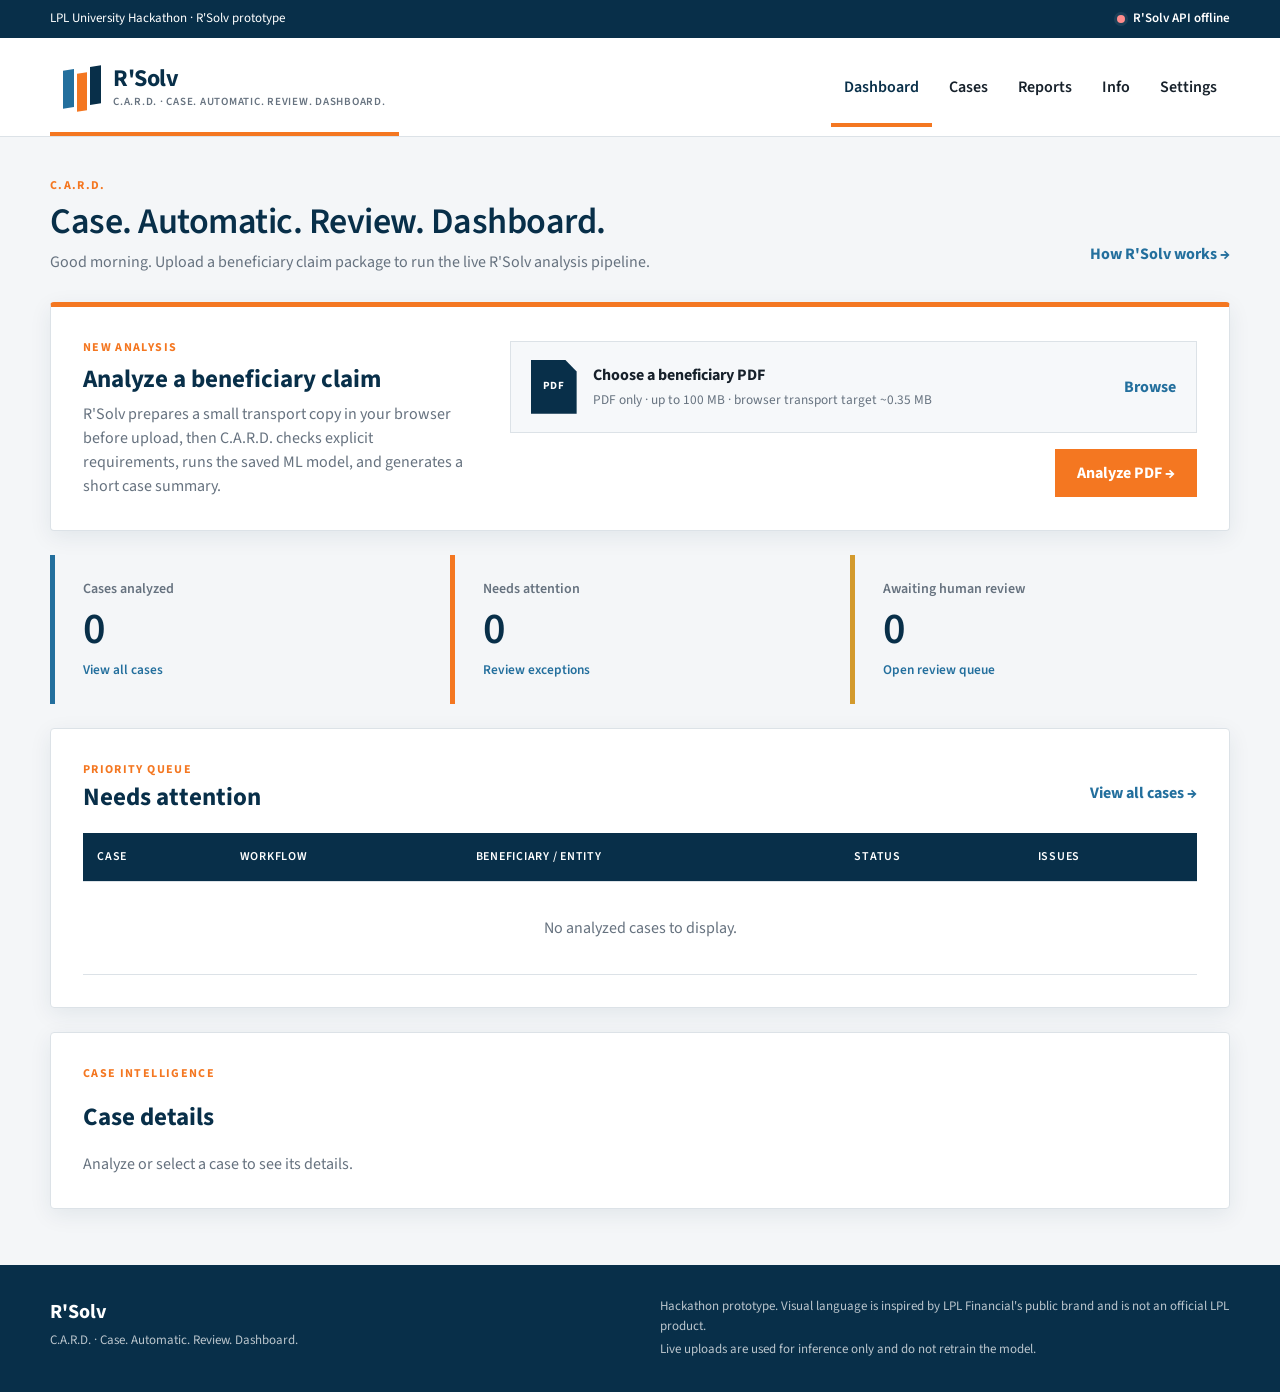
<file: frontend/index.html>
<!DOCTYPE html>
<html lang="en" data-mode="light">
<head>
  <meta charset="UTF-8">
  <meta name="viewport" content="width=device-width, initial-scale=1, viewport-fit=cover">
  <meta http-equiv="Cache-Control" content="no-cache, no-store, must-revalidate">
  <meta http-equiv="Pragma" content="no-cache">
  <meta http-equiv="Expires" content="0">
  <meta http-equiv="Cache-Control" content="no-cache, no-store, must-revalidate">
  <meta http-equiv="Pragma" content="no-cache">
  <meta http-equiv="Expires" content="0">
  <title>R'Solv | C.A.R.D.</title>
  <link rel="preconnect" href="https://fonts.googleapis.com">
  <link rel="preconnect" href="https://fonts.gstatic.com" crossorigin>
  <link href="https://fonts.googleapis.com/css2?family=Source+Sans+3:wght@400;500;600;700&display=swap" rel="stylesheet">
  <link rel="stylesheet" href="styles.css?v=5">
</head>
<body>
<header>
  <div class="utility-bar">
    <div class="shell utility-inner">
      <span>LPL University Hackathon · R'Solv prototype</span>
      <span id="connection" class="connection">Checking R'Solv API…</span>
    </div>
  </div>

  <nav class="nav" aria-label="Primary">
    <div class="shell nav-inner">
      <button class="brand-button" type="button" data-nav="dashboard" aria-label="R'Solv dashboard">
        <span class="brand-mark" aria-hidden="true"><i></i><i></i><i></i></span>
        <span class="brand-copy">
          <strong>R'Solv</strong>
          <small>C.A.R.D. · Case. Automatic. Review. Dashboard.</small>
        </span>
      </button>

      <ul>
        <li><button type="button" data-nav="dashboard">Dashboard</button></li>
        <li><button type="button" data-nav="cases">Cases</button></li>
        <li><button type="button" data-nav="reports">Reports</button></li>
        <li><button type="button" data-nav="info">Info</button></li>
        <li><button type="button" data-nav="settings">Settings</button></li>
      </ul>
    </div>
  </nav>
</header>

<main class="shell main-stack">
  <div class="view page-stack" data-view="dashboard">
    <section class="page-intro">
      <div class="intro-copy">
        <div class="section-kicker">C.A.R.D.</div>
        <h1>Case. Automatic. Review. Dashboard.</h1>
        <p class="muted" id="sub">Upload a beneficiary claim package to run the live R'Solv analysis pipeline.</p>
      </div>
      <button class="text-link" type="button" data-nav="info">How R'Solv works →</button>
    </section>

    <section class="upload-card" aria-labelledby="upload-heading">
      <div class="upload-copy">
        <div class="section-kicker">New analysis</div>
        <h2 id="upload-heading">Analyze a beneficiary claim</h2>
        <p class="muted">R'Solv prepares a small transport copy in your browser before upload, then C.A.R.D. checks explicit requirements, runs the saved ML model, and generates a short case summary.</p>
      </div>

      <form id="upload-form" class="upload-form">
        <label class="file-picker" for="pdf-file">
          <span class="file-icon" aria-hidden="true">PDF</span>
          <span class="file-copy">
            <b id="file-label">Choose a beneficiary PDF</b>
            <small id="file-help">PDF only · checking live upload policy…</small>
          </span>
          <span class="choose-label">Browse</span>
        </label>
        <input id="pdf-file" name="file" type="file" accept="application/pdf,.pdf" required aria-label="Choose beneficiary PDF">
        <div class="upload-actions">
          <p id="upload-status" class="upload-status" role="status"></p>
          <button id="analyze-btn" class="cta" type="submit">Analyze PDF <span aria-hidden="true">→</span></button>
        </div>
      </form>
    </section>

    <section id="processing-panel" class="processing-panel" hidden aria-live="polite">
      <div class="spinner" aria-hidden="true"></div>
      <div class="processing-copy">
        <div class="processing-topline">
          <strong id="processing-stage">Preparing PDF</strong>
          <span id="processing-elapsed">0s</span>
        </div>
        <p id="processing-file" class="muted">Preparing document…</p>
        <div class="progress-track" aria-hidden="true"><i id="processing-progress"></i></div>
        <div class="processing-flow" aria-label="Analysis pipeline">
          <span>Prepare</span><i>→</i><span>Upload</span><i>→</i><span>Read</span><i>→</i><span>Check</span><i>→</i><span>Predict</span><i>→</i><span>Summarize</span>
        </div>
        <small class="muted">Compression and upload progress are real. Once upload completes, the backend terminal logs the exact C.A.R.D. analysis stage.</small>
      </div>
    </section>

    <section class="metrics" aria-label="Review totals">
      <button type="button" class="metric" data-goto="All">
        <div class="metric-label">Cases analyzed</div>
        <div class="metric-value" id="reviewed-count">0</div>
        <small>View all cases</small>
      </button>
      <button type="button" class="metric" data-goto="Needs Attention">
        <div class="metric-label">Needs attention</div>
        <div class="metric-value" id="attention-count">0</div>
        <small>Review exceptions</small>
      </button>
      <button type="button" class="metric" data-goto="Awaiting Human Review">
        <div class="metric-label">Awaiting human review</div>
        <div class="metric-value" id="human-count">0</div>
        <small>Open review queue</small>
      </button>
    </section>

    <section class="card card-stack">
      <div class="section-heading">
        <div class="heading-copy">
          <div class="section-kicker">Priority queue</div>
          <h2>Needs attention</h2>
        </div>
        <button class="text-link" type="button" data-nav="cases">View all cases →</button>
      </div>
      <div class="table-container"><table>
        <thead><tr><th scope="col">Case</th><th scope="col">Workflow</th><th scope="col">Beneficiary / Entity</th><th scope="col">Status</th><th scope="col">Issues</th></tr></thead>
        <tbody id="dash-table"></tbody>
      </table></div>
    </section>
  </div>

  <div class="view page-stack" data-view="cases" hidden>
    <section class="page-intro">
      <div class="intro-copy"><div class="section-kicker">Case history</div><h1>Cases</h1><p class="muted">Review cases analyzed through C.A.R.D.</p></div>
    </section>
    <section class="card card-stack">
      <div class="tools">
        <input type="search" id="q" placeholder="Search case, beneficiary, workflow or account" aria-label="Search cases">
        <div class="seg" id="filters" role="group" aria-label="Filter cases"></div>
      </div>
      <div class="table-container"><table>
        <thead><tr>
          <th scope="col" data-col="case_id"><button class="sort" type="button" data-sort="case_id">Case</button></th>
          <th scope="col" data-col="workflow"><button class="sort" type="button" data-sort="workflow">Workflow</button></th>
          <th scope="col" data-col="client"><button class="sort" type="button" data-sort="client">Beneficiary / Entity</button></th>
          <th scope="col" data-col="status"><button class="sort" type="button" data-sort="status">Status</button></th>
          <th scope="col" data-col="issues"><button class="sort" type="button" data-sort="issues">Issues</button></th>
        </tr></thead>
        <tbody id="case-table"></tbody>
      </table></div>
    </section>
  </div>

  <div class="view page-stack" data-view="reports" hidden>
    <section class="page-intro">
      <div class="intro-copy"><div class="section-kicker">Operational view</div><h1>Reports</h1><p class="muted">A lightweight summary of live cases processed through C.A.R.D.</p></div>
    </section>
    <div class="report-row">
      <section class="card card-stack report-card"><div class="section-kicker">Operations</div><h2>Cases by status</h2><div class="bars" id="by-status"></div></section>
      <section class="card card-stack report-card"><div class="section-kicker">Operations</div><h2>Cases by workflow</h2><div class="bars" id="by-workflow"></div></section>
    </div>
    <section class="card card-stack"><div class="section-kicker">Exceptions</div><h2>Most common issues</h2><div class="bars" id="by-issue"></div></section>
  </div>

  <div class="view page-stack" data-view="info" hidden>
    <section class="page-intro">
      <div class="intro-copy">
        <div class="section-kicker">About R'Solv</div>
        <h1>How C.A.R.D. works</h1>
        <p class="muted">R'Solv is the startup. C.A.R.D. is its Case. Automatic. Review. Dashboard. technology for surfacing beneficiary-case blockers before they stall a workflow.</p>
      </div>
    </section>

    <section class="pipeline" aria-label="C.A.R.D. pipeline">
      <div class="pipeline-step">
        <div class="pipeline-rail"><span>01</span><i></i></div>
        <div class="pipeline-content">
          <div class="section-kicker">Read</div>
          <h2>Understand the document package</h2>
          <p>Claude through Amazon Bedrock reads the beneficiary PDF and extracts the structured facts C.A.R.D. needs. The model is instructed to extract evidence, not decide whether a case is approved.</p>
        </div>
      </div>
      <div class="pipeline-step">
        <div class="pipeline-rail"><span>02</span><i></i></div>
        <div class="pipeline-content">
          <div class="section-kicker">Check</div>
          <h2>Apply explicit requirements</h2>
          <p>Deterministic Python rules check known requirements such as death certificates, estate EINs, signatures, and Letters of Testamentary. These rules remain authoritative for explicit requirements.</p>
        </div>
      </div>
      <div class="pipeline-step">
        <div class="pipeline-rail"><span>03</span><i></i></div>
        <div class="pipeline-content">
          <div class="section-kicker">Predict</div>
          <h2>Add an ML signal</h2>
          <p>The saved XGBoost model provides a secondary exception signal learned from the controlled synthetic beneficiary dataset. It never overrides an explicit deterministic requirement.</p>
        </div>
      </div>
      <div class="pipeline-step">
        <div class="pipeline-rail"><span>04</span><i></i></div>
        <div class="pipeline-content">
          <div class="section-kicker">Explain</div>
          <h2>Turn the result into an operational next step</h2>
          <p>Claude receives only the already-structured facts and rule findings, then produces a short human-readable summary. It cannot change the rule result or invent missing evidence.</p>
        </div>
      </div>
      <div class="pipeline-step">
        <div class="pipeline-rail"><span>05</span></div>
        <div class="pipeline-content">
          <div class="section-kicker">Review</div>
          <h2>Keep the human in control</h2>
          <p>C.A.R.D. surfaces Needs Attention, No Detected Exception, or Unable to Determine. It does not declare a claim legally approved or compliant, and uncertain or conflicting signals stay visible for human review.</p>
        </div>
      </div>
    </section>

    <section class="info-note">
      <strong>Prototype boundary</strong>
      <p>The current XGBoost evaluation uses controlled synthetic beneficiary cases. Live uploads are inference-only and do not retrain the model. In production, the same architecture could use historical operational outcomes as the ML target.</p>
    </section>
  </div>

  <div class="view page-stack" data-view="settings" hidden>
    <section class="page-intro">
      <div class="intro-copy"><div class="section-kicker">Configuration</div><h1>Settings</h1><p class="muted">Connection, theme, upload behavior, and live case history.</p></div>
    </section>
    <section class="card settings-stack">
      <div class="set-row"><div class="setting-copy"><b>Theme</b><p class="muted">Light is the default.</p></div>
        <div class="seg" role="group" aria-label="Theme">
          <button type="button" data-theme-pick="light">Light</button>
          <button type="button" data-theme-pick="dark">Dark</button>
          <button type="button" data-theme-pick="system">Match device</button>
        </div>
      </div>
      <div class="set-row"><div class="setting-copy"><b>R'Solv API</b><p class="muted" id="api-location"></p></div><button type="button" class="cta secondary" id="check-api">Check connection</button></div>
      <div class="set-row"><div class="setting-copy"><b>Upload handling</b><p class="muted" id="upload-policy">Checking live API upload policy…</p></div></div>
      <div class="set-row"><div class="setting-copy"><b>Live case history</b><p class="muted">Clears only cases analyzed through the live dashboard. Training PDFs, datasets, and the trained model are untouched.</p></div><button type="button" class="cta secondary danger-outline" id="clear-cases">Clear analyzed cases</button></div>
      <div class="set-row"><div class="setting-copy"><b>Keyboard shortcuts</b><p class="muted"><kbd>/</kbd> search cases &nbsp; <kbd>1</kbd>–<kbd>5</kbd> switch pages &nbsp; <kbd>Esc</kbd> leave a field</p></div></div>
    </section>
  </div>

  <section class="card card-stack view detail-card" data-view="dashboard cases" aria-labelledby="detail-heading" id="detail-card" hidden>
    <div class="section-kicker">Case intelligence</div>
    <div class="detail-title-row">
      <h2 id="detail-heading">Case details</h2>
      <span id="detail-review-badge"></span>
    </div>

    <div id="case-detail" class="muted">Analyze or select a case to see its details.</div>

    <section id="human-review-panel" class="human-review-panel" hidden>
      <div class="review-panel-copy">
        <div class="section-kicker">Human review</div>
        <h3>Record the operational outcome</h3>
        <p class="muted" id="review-help">Choose how the reviewer wants this case to proceed.</p>
      </div>

      <label class="review-note-label" for="review-note">
        Reviewer note
        <textarea id="review-note" rows="3" maxlength="600" placeholder="Optional note about what was verified or what follow-up is needed."></textarea>
      </label>

      <div class="btns" id="review-actions">
        <button type="button" class="cta review-followup" data-review-action="follow_up_required">Follow-up Required</button>
        <button type="button" class="cta review-ready" data-review-action="ready_to_continue">Ready to Continue</button>
        <button type="button" class="cta secondary" data-review-action="awaiting_review">Return to Review Queue</button>
      </div>

      <div id="review-history" class="review-history"></div>
    </section>
  </section>
</main>

<footer>
  <div class="shell footer-row">
    <div class="footer-copy"><strong>R'Solv</strong><p>C.A.R.D. · Case. Automatic. Review. Dashboard.</p></div>
    <div class="footer-copy"><p>Hackathon prototype. Visual language is inspired by LPL Financial's public brand and is not an official LPL product.</p><p>Live uploads are used for inference only and do not retrain the model.</p></div>
  </div>
</footer>

<div id="toast" role="status"></div>
<script src="vendor/pdf.min.js?v=1"></script>
<script src="vendor/jspdf.umd.min.js?v=1"></script>
<script src="config.js"></script>
<script src="app.js?v=8"></script>
</body>
</html>
</file>
<file: frontend/styles.css>
:root{
  color-scheme:light;
  --navy:#082f49;--navy-2:#0b3c5d;--blue:#236f9d;--orange:#f47721;--orange-dark:#d85d0d;
  --ink:#17212b;--muted:#66727f;--bg:#f4f6f8;--card:#fff;--soft-blue:#eaf2f7;--soft-orange:#fff3e8;
  --line:#dce2e7;--head:#f6f8fa;--shadow:rgba(8,47,73,.08);--ok:#2f6f4e;--ok-bg:#e9f4ed;
  --warn:#91530b;--warn-bg:#fff3df;--bad:#9e2d2d;--bad-bg:#fceaea;
  --s1:4px;--s2:8px;--s3:12px;--s4:16px;--s5:20px;--s6:24px;--s7:32px;--s8:40px;
}
:root[data-mode="dark"]{
  color-scheme:dark;
  --navy:#9dc8e2;--navy-2:#79b6d9;--blue:#7bb9dc;--orange:#ff9858;--orange-dark:#ffae7b;
  --ink:#edf3f7;--muted:#aebbc5;--bg:#111820;--card:#18222c;--soft-blue:#152b39;--soft-orange:#35261d;
  --line:#2e3c48;--head:#202d38;--shadow:rgba(0,0,0,.28);--ok:#95d0aa;--ok-bg:#183429;
  --warn:#ffc178;--warn-bg:#3a2c19;--bad:#f2a0a0;--bad-bg:#3c2022;
}
*{box-sizing:border-box}
[hidden]{display:none!important}
html{scroll-behavior:smooth}
body{margin:0;background:var(--bg);color:var(--ink);font-family:"Source Sans 3","Segoe UI",Arial,sans-serif;line-height:1.5;-webkit-font-smoothing:antialiased}
button,input{font:inherit}
.shell{width:min(1180px,calc(100% - 48px));margin-inline:auto}
.utility-bar{background:var(--navy);color:#fff;font-size:13px}
.utility-inner{min-height:38px;display:flex;align-items:center;justify-content:space-between;gap:var(--s5)}
.connection{display:flex;align-items:center;gap:var(--s2);font-weight:600}
.connection::before{content:"";width:8px;height:8px;border-radius:50%;background:#ffc45d;box-shadow:0 0 0 3px rgba(255,255,255,.08)}
.connection.ok::before{background:#67d28b}.connection.bad::before{background:#ff8c8c}
.nav{background:var(--card);border-bottom:1px solid var(--line);position:sticky;top:0;z-index:30}
.nav-inner{min-height:82px;display:flex;align-items:center;justify-content:space-between;gap:var(--s7)}
.brand-button{all:unset;cursor:pointer;display:flex;align-items:center;gap:var(--s3)}
.brand-mark{width:38px;height:38px;display:flex;align-items:flex-start;gap:3px;transform:skewY(-8deg)}
.brand-mark i{display:block;width:11px;height:38px;background:var(--blue)}
.brand-mark i:nth-child(2){background:var(--orange);transform:translateY(5px)}
.brand-mark i:nth-child(3){background:var(--navy)}
.brand-copy{display:flex;flex-direction:column;line-height:1.06}
.brand-copy strong{font-size:24px;color:var(--navy);letter-spacing:-.4px}
.brand-copy small{font-size:11px;color:var(--muted);margin-top:5px;text-transform:uppercase;letter-spacing:.75px}
.nav ul{list-style:none;display:flex;align-items:center;gap:var(--s1);margin:0;padding:0;flex-wrap:wrap}
.nav button[data-nav]{border:0;background:transparent;color:var(--ink);padding:28px 13px 24px;cursor:pointer;font-weight:600;border-bottom:4px solid transparent}
.nav button[data-nav]:hover{color:var(--blue)}
.nav button[data-nav][aria-current="page"]{color:var(--navy);border-bottom-color:var(--orange)}
main{padding-top:var(--s8);padding-bottom:56px}
.main-stack,.page-stack,.card-stack,.intro-copy,.heading-copy,.setting-copy,.footer-copy{display:flex;flex-direction:column}
.main-stack{gap:var(--s6)}.page-stack{gap:var(--s6)}.card-stack{gap:var(--s5)}.intro-copy{gap:var(--s2)}.heading-copy{gap:var(--s1)}.setting-copy{gap:var(--s1)}.footer-copy{gap:var(--s1)}
.view.in{animation:rise .3s ease both}
@keyframes rise{from{opacity:0;transform:translateY(8px)}to{opacity:1;transform:none}}
@keyframes fade{from{opacity:0;transform:translateX(-5px)}to{opacity:1;transform:none}}
.page-intro{display:flex;justify-content:space-between;align-items:flex-end;gap:var(--s6);padding:0 0 var(--s1)}
.page-intro h1{margin:0;color:var(--navy);font-size:36px;line-height:1.08;font-weight:600;letter-spacing:-.5px}
.page-intro p{margin:0;max-width:760px}
.section-kicker{text-transform:uppercase;letter-spacing:1.35px;font-size:12px;font-weight:700;color:var(--orange)}
.upload-card,.card,.metric,.processing-panel{background:var(--card);border:1px solid var(--line);box-shadow:0 6px 22px var(--shadow);border-radius:4px}
.upload-card{display:flex;align-items:stretch;gap:var(--s8);padding:var(--s7);border-top:5px solid var(--orange)}
.upload-copy{display:flex;flex:0 1 36%;flex-direction:column;gap:var(--s2)}
.upload-copy h2,.card h2,.pipeline-content h2{margin:0;color:var(--navy);font-size:25px;line-height:1.18}
.upload-copy p{margin:0}
.upload-form{display:flex;flex:1 1 64%;flex-direction:column;justify-content:center;gap:var(--s4)}
.muted{color:var(--muted)}
#pdf-file{position:absolute;inline-size:1px;block-size:1px;opacity:0;pointer-events:none}
.file-picker{display:flex;align-items:center;gap:var(--s4);border:1px solid var(--line);background:var(--head);padding:18px 20px;cursor:pointer;min-height:84px;transition:border-color .2s,background .2s}
.file-picker:hover{border-color:var(--blue);background:var(--soft-blue)}
.file-copy{display:flex;flex:1;flex-direction:column;gap:3px}
.file-copy b{color:var(--ink);font-size:16px}.file-copy small{color:var(--muted)}
.file-icon{display:flex;align-items:center;justify-content:center;width:46px;height:54px;background:var(--navy);color:#fff;font-size:11px;font-weight:700;letter-spacing:.7px;clip-path:polygon(0 0,75% 0,100% 22%,100% 100%,0 100%)}
.choose-label{color:var(--blue);font-weight:700}
.upload-actions{display:flex;align-items:center;justify-content:space-between;gap:var(--s5)}
.upload-status{margin:0;min-height:24px;color:var(--muted);font-size:14px;flex:1}
.upload-status.error{color:var(--bad)}.upload-status.success{color:var(--ok)}.upload-status.warning{color:var(--warn)}
.processing-panel{display:flex;align-items:flex-start;gap:var(--s5);padding:var(--s5) var(--s6);border-left:5px solid var(--blue)}
.spinner{width:28px;height:28px;flex:0 0 28px;border:3px solid var(--line);border-top-color:var(--blue);border-radius:50%;animation:spin .8s linear infinite;margin-top:2px}
@keyframes spin{to{transform:rotate(360deg)}}
.processing-copy{display:flex;flex:1;flex-direction:column;gap:var(--s2)}
.processing-topline{display:flex;align-items:center;justify-content:space-between;gap:var(--s4)}
.processing-flow{display:flex;align-items:center;gap:var(--s2);flex-wrap:wrap;color:var(--navy);font-weight:700;font-size:13px}
.processing-flow i{font-style:normal;color:var(--orange)}
.cta{border:0;background:var(--orange);color:#fff;padding:12px 22px;cursor:pointer;font-weight:700;min-height:46px;transition:background .2s,transform .15s}
.cta:hover:not(:disabled){background:var(--orange-dark)}.cta:active:not(:disabled){transform:translateY(1px)}.cta:disabled{opacity:.45;cursor:not-allowed}
.cta.secondary{background:transparent;color:var(--navy);border:1px solid var(--navy)}.cta.secondary:hover:not(:disabled){background:var(--soft-blue)}.cta.danger-outline{border-color:var(--bad);color:var(--bad)}
.metrics{display:flex;gap:var(--s5);align-items:stretch}
.metric{all:unset;display:flex;flex:1;flex-direction:column;gap:var(--s2);cursor:pointer;padding:var(--s6) 28px;border-left:5px solid var(--blue);transition:transform .2s,box-shadow .2s}
.metric:nth-child(2){border-left-color:var(--orange)}.metric:nth-child(3){border-left-color:#d39a2d}
.metric:hover{transform:translateY(-2px);box-shadow:0 10px 30px var(--shadow)}
.metric-label{color:var(--muted);font-weight:600;font-size:14px}.metric-value{font-size:44px;font-weight:600;color:var(--navy);line-height:1}.metric small{color:var(--blue);font-weight:600}
.card{padding:var(--s7)}
.section-heading{display:flex;align-items:flex-end;justify-content:space-between;gap:var(--s5)}
.text-link{border:0;background:none;color:var(--blue);font-weight:700;cursor:pointer;padding:8px 0;text-decoration:none}
.table-container{overflow-x:auto}table{width:100%;border-collapse:collapse;min-width:680px}th,td{padding:15px 14px;text-align:left;border-bottom:1px solid var(--line)}
th{background:var(--navy);color:#fff;font-size:12px;text-transform:uppercase;letter-spacing:.75px;font-weight:600}
.sort{all:unset;cursor:pointer;text-transform:uppercase;letter-spacing:.75px}.sort:hover{color:#ffd0ad}
th[aria-sort=ascending] .sort::after{content:" ▲";color:#ffd0ad}th[aria-sort=descending] .sort::after{content:" ▼";color:#ffd0ad}
tbody tr{animation:fade .3s ease both;transition:background .15s}tbody tr:hover{background:var(--head)}tr.sel{background:var(--soft-blue);box-shadow:inset 4px 0 0 var(--orange)}
.rowbtn{all:unset;cursor:pointer;color:var(--blue);font-weight:700;text-decoration:underline;text-underline-offset:2px}
.badge{display:inline-block;padding:4px 10px;border-radius:2px;font-size:12px;font-weight:700}
.b-ok{background:var(--ok-bg);color:var(--ok)}.b-warn{background:var(--warn-bg);color:var(--warn)}.b-bad{background:var(--bad-bg);color:var(--bad)}
.empty{text-align:center;padding:34px;color:var(--muted)}
.tools{display:flex;gap:var(--s3);flex-wrap:wrap;align-items:center}
input[type=search]{padding:12px 14px;border:1px solid var(--line);background:var(--card);color:var(--ink);min-width:270px;flex:1}
input:focus{outline:none;border-color:var(--blue);box-shadow:0 0 0 3px rgba(35,111,157,.15)}
.chip,.seg button{all:unset;cursor:pointer;padding:8px 14px;border:1px solid var(--line);font-size:14px;font-weight:600;background:var(--card)}
.chip:hover,.seg button:hover{border-color:var(--blue);color:var(--blue)}
.chip[aria-pressed="true"],.seg button[aria-pressed="true"]{background:var(--navy);border-color:var(--navy);color:#fff}
.seg{display:flex;gap:var(--s2);flex-wrap:wrap}
.summary-card{display:flex;gap:var(--s5);align-items:flex-start;padding:var(--s5) 22px;background:var(--soft-blue);border-left:5px solid var(--blue)}
.summary-icon{display:flex;align-items:center;justify-content:center;width:38px;height:38px;flex:0 0 38px;border-radius:50%;background:var(--navy);color:#fff;font-weight:700}
.summary-copy{display:flex;flex-direction:column;gap:var(--s2)}.summary-copy h3,.summary-copy p{margin:0}.summary-copy p{color:var(--ink);font-size:16px}
.kv{display:flex;flex-wrap:wrap;gap:1px;background:var(--line);border:1px solid var(--line)}
.kv>div{background:var(--card);padding:15px;flex:1 1 170px}.kv b{display:block;font-size:11px;text-transform:uppercase;letter-spacing:.65px;color:var(--muted);margin-bottom:4px}
h3{color:var(--navy);font-size:19px;margin:0}h4{font-size:15px;margin:0}
.detail-section{display:flex;flex-direction:column;gap:var(--s3)}
.findings-list,.notes-list,.evidence-list{display:flex;flex-direction:column;gap:var(--s3)}
.finding{display:flex;flex-direction:column;gap:var(--s2);padding:16px 18px;border:1px solid var(--line);border-left:5px solid var(--orange);background:var(--soft-orange)}
.finding p{margin:0}
.facts{display:flex;flex-wrap:wrap;gap:var(--s3)}.fact{display:flex;flex:1 1 200px;flex-direction:column;gap:3px;padding:14px;background:var(--head);border-top:3px solid var(--blue)}
.fact b,.note-label{font-size:11px;text-transform:uppercase;letter-spacing:.5px;color:var(--muted)}
.note-card{display:flex;align-items:flex-start;gap:var(--s4);padding:14px 16px;background:var(--head);border-left:4px solid #d39a2d}
.note-card.review{border-left-color:var(--orange);background:var(--soft-orange)}
.note-copy{display:flex;flex-direction:column;gap:3px}.note-copy p{margin:0}
details{border-top:1px solid var(--line);padding-top:var(--s4)}summary{cursor:pointer;font-weight:700;color:var(--blue)}
.evidence-item{display:flex;flex-direction:column;gap:3px;padding:12px 14px;background:var(--head);border-left:3px solid var(--blue)}
.evidence-item b{font-size:12px;color:var(--navy)}.evidence-item p{margin:0;color:var(--muted);word-break:break-word}
.report-row{display:flex;gap:var(--s6);align-items:stretch}.report-card{flex:1}
.bars{display:flex;flex-direction:column;gap:var(--s4)}.bar-row{display:flex;gap:var(--s3);align-items:center}.bar-row>span{flex:0 0 170px}.bar-row>b{flex:0 0 36px}.bar{height:10px;background:var(--head);overflow:hidden;flex:1}.bar i{display:block;height:100%;width:0;background:var(--blue);transition:width .8s cubic-bezier(.2,.8,.2,1)}
.pipeline{display:flex;flex-direction:column;max-width:900px;padding:var(--s3) 0}
.pipeline-step{display:flex;align-items:stretch;gap:var(--s6);min-height:155px}
.pipeline-rail{display:flex;flex:0 0 48px;flex-direction:column;align-items:center}
.pipeline-rail span{display:flex;align-items:center;justify-content:center;width:44px;height:44px;border:2px solid var(--navy);border-radius:50%;color:var(--navy);font-size:12px;font-weight:700;background:var(--bg)}
.pipeline-rail i{display:block;width:2px;flex:1;background:var(--line);margin-top:var(--s2)}
.pipeline-content{display:flex;flex:1;flex-direction:column;gap:var(--s2);padding:7px 0 var(--s7);border-bottom:1px solid var(--line)}
.pipeline-content h2{font-size:23px}.pipeline-content p{margin:0;color:var(--muted);max-width:760px}
.info-note{display:flex;align-items:flex-start;gap:var(--s5);max-width:900px;padding:var(--s5) 0;border-top:2px solid var(--orange)}
.info-note strong{flex:0 0 150px;color:var(--navy)}.info-note p{margin:0;color:var(--muted)}
.settings-stack{padding-top:var(--s3);padding-bottom:var(--s3)}
.set-row{display:flex;justify-content:space-between;align-items:center;gap:var(--s6);padding:var(--s5) 0;border-bottom:1px solid var(--line)}.set-row:last-child{border:0}.set-row p{margin:0}
.btns{display:flex;gap:var(--s3);flex-wrap:wrap;align-items:center}
#toast{position:fixed;left:50%;bottom:28px;transform:translate(-50%,18px);background:var(--navy);color:#fff;padding:11px 20px;font-weight:600;opacity:0;pointer-events:none;transition:all .25s;z-index:60}#toast.on{opacity:1;transform:translate(-50%,0)}
kbd{background:var(--head);border:1px solid var(--line);padding:0 6px;font-size:12px}
footer{background:var(--navy);color:rgba(255,255,255,.72);font-size:13px}
.footer-row{display:flex;justify-content:space-between;gap:var(--s8);padding-top:var(--s7);padding-bottom:var(--s7)}.footer-row>div{flex:1}.footer-row strong{font-size:20px;color:#fff}.footer-row p{margin:0}
:is(.nav button,.chip,.seg button,.rowbtn,.sort,.metric,.cta,.brand-button,.text-link):focus-visible{outline:3px solid var(--orange);outline-offset:3px}
@media(max-width:850px){
  .nav-inner,.page-intro,.upload-card,.upload-actions,.set-row,.footer-row{align-items:flex-start;flex-direction:column}
  .metrics,.report-row{flex-direction:column}
  .nav ul{width:100%;justify-content:flex-start}
  .nav button[data-nav]{padding:12px 10px 9px}
  .upload-copy,.upload-form{flex-basis:auto;width:100%}
  .cta{width:100%}
  .bar-row>span{flex-basis:120px}
  .info-note{flex-direction:column}
}
@media(max-width:600px){
  .shell{width:min(100% - 28px,1180px)}
  .utility-inner{align-items:flex-start;flex-direction:column;padding-block:8px;gap:4px}
  .brand-copy small{display:none}
  .page-intro h1{font-size:31px}
  .file-picker{flex-wrap:wrap}.choose-label{margin-left:62px}
  .metric{padding:22px}
  .pipeline-step{gap:var(--s4)}
  .pipeline-rail{flex-basis:40px}.pipeline-rail span{width:38px;height:38px}
  .processing-topline{align-items:flex-start;flex-direction:column}
}
@media(prefers-reduced-motion:reduce){*,*::before,*::after{animation:none!important;transition:none!important;scroll-behavior:auto!important}}


/* Browser-side PDF preparation / upload progress */
.progress-track{
  display:flex;
  width:100%;
  height:8px;
  overflow:hidden;
  background:var(--head);
  border:1px solid var(--line);
}
.progress-track i{
  display:block;
  width:0%;
  height:100%;
  background:var(--blue);
  transition:width .22s ease;
}
.transport-stats{
  display:flex;
  gap:var(--s4);
  flex-wrap:wrap;
  color:var(--muted);
  font-size:13px;
}
.transport-stats strong{color:var(--ink)}


/* Explainability + human review */
.b-neutral{background:var(--head);color:var(--muted)}
.detail-title-row{display:flex;align-items:flex-end;justify-content:space-between;gap:var(--s5)}
.signal-disagreement{display:flex;align-items:flex-start;gap:var(--s4);padding:16px 18px;background:var(--warn-bg);border-left:5px solid #d39a2d}
.signal-disagreement p{margin:0}
.signal-disagreement strong{color:var(--warn)}
.trace-list,.resolution-list,.review-history{display:flex;flex-direction:column;gap:var(--s3)}
.trace-card{display:flex;flex-direction:column;gap:var(--s3);padding:18px;border:1px solid var(--line)}
.trace-flow{display:flex;align-items:stretch;gap:var(--s2);flex-wrap:wrap}
.trace-node{display:flex;flex:1 1 180px;flex-direction:column;gap:var(--s1);padding:12px;background:var(--head);border-top:3px solid var(--blue)}
.trace-node.rule{border-top-color:var(--orange)}
.trace-node.result{border-top-color:var(--bad)}
.trace-arrow{display:flex;align-items:center;color:var(--orange);font-weight:700}
.trace-node b{font-size:11px;text-transform:uppercase;letter-spacing:.5px;color:var(--muted)}
.trace-node p{margin:0}
.resolution-card{display:flex;align-items:flex-start;justify-content:space-between;gap:var(--s5);padding:16px 18px;background:var(--soft-blue);border-left:5px solid var(--blue)}
.resolution-copy{display:flex;flex-direction:column;gap:var(--s2)}
.resolution-copy p{margin:0}
.human-review-panel{display:flex;flex-direction:column;gap:var(--s4);padding:var(--s5);background:var(--head);border-left:5px solid var(--navy)}
.review-panel-copy{display:flex;flex-direction:column;gap:var(--s1)}
.review-note-label{display:flex;flex-direction:column;gap:var(--s2);font-weight:700;color:var(--navy)}
.review-note-label textarea{width:100%;resize:vertical;padding:12px 14px;border:1px solid var(--line);background:var(--card);color:var(--ink)}
.review-note-label textarea:focus{outline:none;border-color:var(--blue);box-shadow:0 0 0 3px rgba(35,111,157,.15)}
.review-followup{background:var(--orange)}
.review-ready{background:var(--navy)}
.review-event{display:flex;flex-direction:column;gap:3px;padding:12px 14px;border-left:3px solid var(--line);background:var(--card)}
.review-event small{color:var(--muted)}
@media(max-width:850px){
  .resolution-card,.detail-title-row{align-items:flex-start;flex-direction:column}
  .trace-arrow{display:none}
}
</file>
